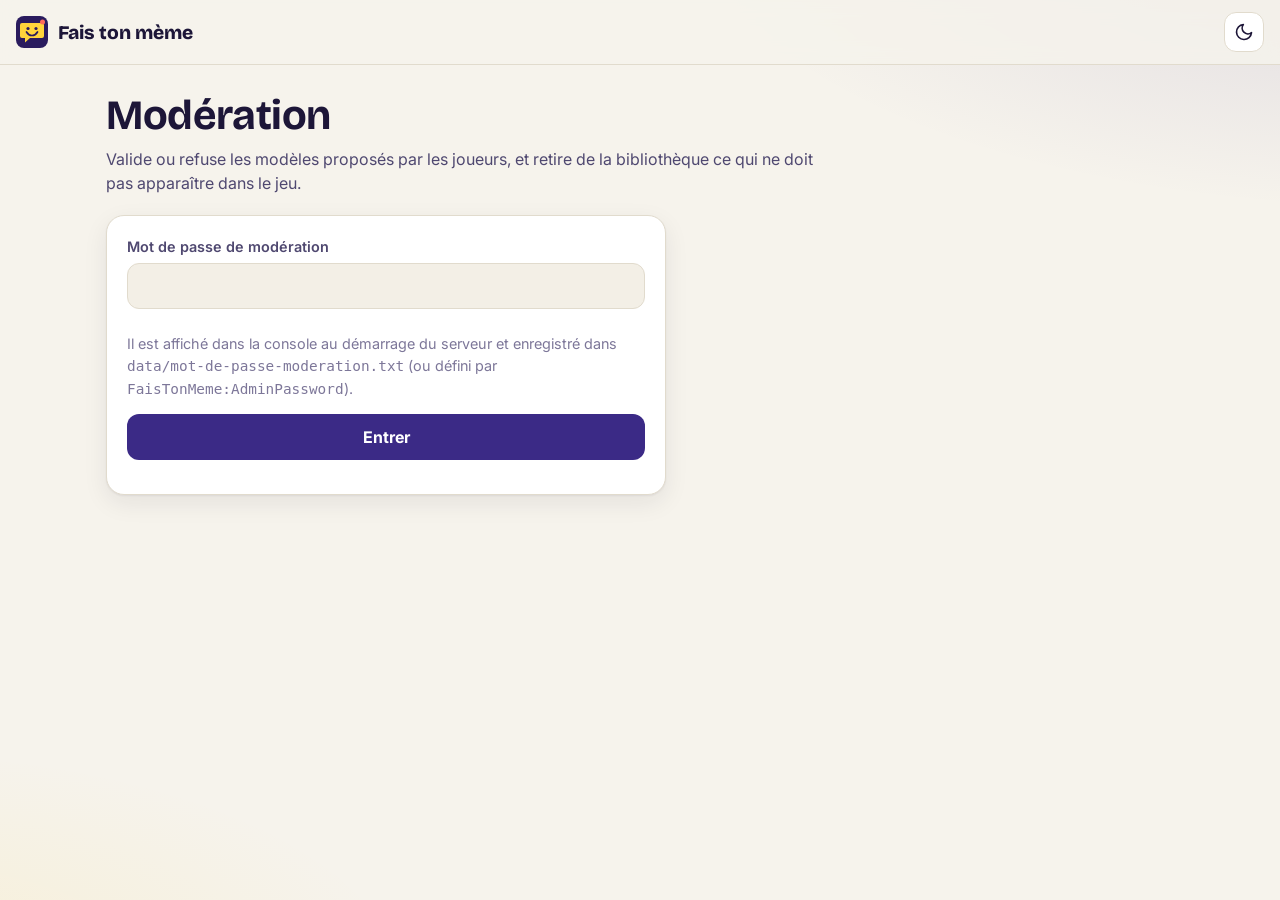
<file: FaisTonMeme.Web/wwwroot/moderation.html>
<!doctype html>
<html lang="fr">
<head>
  <meta charset="utf-8">
  <meta name="viewport" content="width=device-width, initial-scale=1, viewport-fit=cover">
  <meta name="robots" content="noindex">
  <title>Modération · Fais ton mème</title>
  <link rel="icon" href="favicon.svg" type="image/svg+xml">
  <link rel="preconnect" href="https://fonts.googleapis.com">
  <link rel="preconnect" href="https://fonts.gstatic.com" crossorigin>
  <link href="https://fonts.googleapis.com/css2?family=Anton&family=Bricolage+Grotesque:opsz,wght@12..96,600;12..96,800&family=Inter:wght@400;500;600;700&display=swap" rel="stylesheet">
  <link rel="stylesheet" href="css/app.css">
  <script src="js/theme.js"></script>
</head>
<body>
  <header class="topbar">
    <a class="brand" href="/"><img src="favicon.svg" alt="" width="32" height="32"><span>Fais ton mème</span></a>
    <div class="topbar-right"><button class="icon-btn" id="theme-toggle" type="button" aria-label="Changer de thème"></button></div>
  </header>
  <main>
    <div class="page-head">
      <h1>Modération</h1>
      <p>Valide ou refuse les modèles proposés par les joueurs, et retire de la bibliothèque ce qui ne doit pas apparaître dans le jeu.</p>
    </div>

    <form class="card form-card" id="login">
      <label class="field"><span>Mot de passe de modération</span>
        <input id="password" type="password" autocomplete="current-password" required>
      </label>
      <p class="hint">Il est affiché dans la console au démarrage du serveur et enregistré dans <code>data/mot-de-passe-moderation.txt</code>
        (ou défini par <code>FaisTonMeme:AdminPassword</code>).</p>
      <button class="btn btn-primary" type="submit">Entrer</button>
      <p class="error" id="login-error" role="alert"></p>
    </form>

    <div id="panel" hidden>
      <div class="tabs" id="tabs">
        <button class="btn btn-ghost" data-status="Pending" aria-pressed="true" type="button">En attente</button>
        <button class="btn btn-ghost" data-status="Approved" aria-pressed="false" type="button">Validés</button>
        <button class="btn btn-ghost" data-status="Rejected" aria-pressed="false" type="button">Refusés</button>
        <button class="btn btn-secondary" id="refresh" type="button">Mettre à jour les sources maintenant</button>
      </div>
      <div class="tiles" id="submissions"></div>

      <h2 class="section-title">Retirer un modèle de la bibliothèque</h2>
      <p class="hint">Un modèle retiré ne revient pas, même si la source le propose à nouveau.</p>
      <div class="filters">
        <input id="q" type="search" placeholder="Rechercher un modèle" aria-label="Rechercher">
        <select id="kind" aria-label="Type">
          <option value="">Tous les types</option><option value="Image">Images</option><option value="Gif">GIF</option><option value="Video">Vidéos</option>
        </select>
        <select id="source" aria-label="Source">
          <option value="">Toutes les sources</option><option value="imgflip">Imgflip</option><option value="memegen">memegen.link</option><option value="openverse">Openverse (photos CC)</option><option value="youtube">YouTube</option><option value="communaute">Communauté</option>
        </select>
      </div>
      <div class="tiles" id="library"></div>
    </div>
  </main>
  <div class="toast" id="toast" role="status" aria-live="polite"></div>
  <script type="module" src="js/moderation.js"></script>
</body>
</html>
</file>
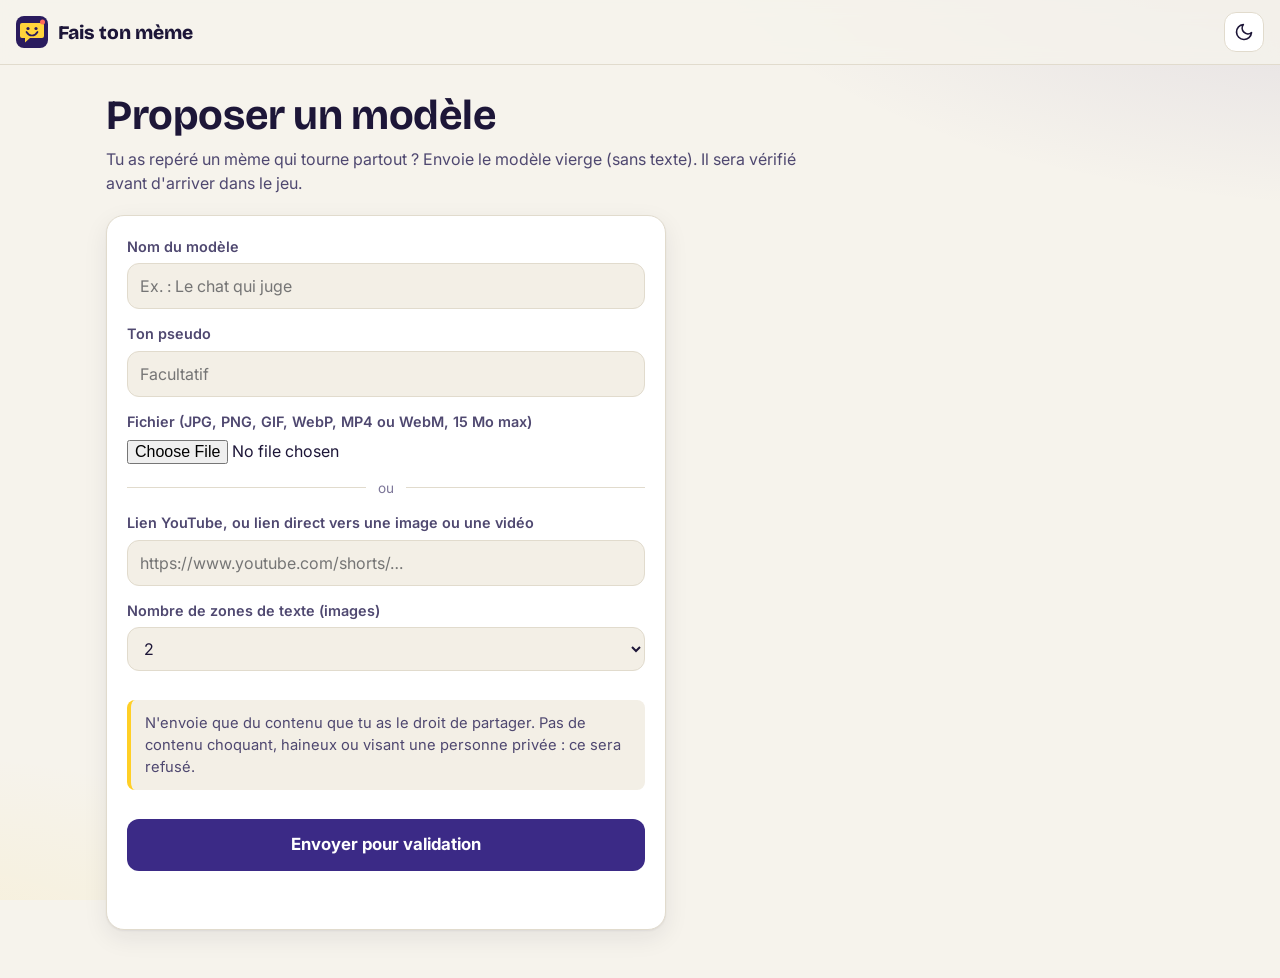
<file: FaisTonMeme.Web/wwwroot/proposer.html>
<!doctype html>
<html lang="fr">
<head>
  <meta charset="utf-8">
  <meta name="viewport" content="width=device-width, initial-scale=1, viewport-fit=cover">
  <title>Proposer un modèle · Fais ton mème</title>
  <link rel="icon" href="favicon.svg" type="image/svg+xml">
  <link rel="preconnect" href="https://fonts.googleapis.com">
  <link rel="preconnect" href="https://fonts.gstatic.com" crossorigin>
  <link href="https://fonts.googleapis.com/css2?family=Anton&family=Bricolage+Grotesque:opsz,wght@12..96,600;12..96,800&family=Inter:wght@400;500;600;700&display=swap" rel="stylesheet">
  <link rel="stylesheet" href="css/app.css">
  <script src="js/theme.js"></script>
</head>
<body>
  <header class="topbar">
    <a class="brand" href="/"><img src="favicon.svg" alt="" width="32" height="32"><span>Fais ton mème</span></a>
    <div class="topbar-right"><button class="icon-btn" id="theme-toggle" type="button" aria-label="Changer de thème"></button></div>
  </header>
  <main>
    <div class="page-head">
      <h1>Proposer un modèle</h1>
      <p>Tu as repéré un mème qui tourne partout ? Envoie le modèle vierge (sans texte). Il sera vérifié avant d'arriver dans le jeu.</p>
    </div>

    <form class="card form-card" id="form">
      <label class="field"><span>Nom du modèle</span>
        <input name="title" maxlength="80" required placeholder="Ex. : Le chat qui juge">
      </label>
      <label class="field"><span>Ton pseudo</span>
        <input name="name" maxlength="24" placeholder="Facultatif">
      </label>
      <label class="field"><span>Fichier (JPG, PNG, GIF, WebP, MP4 ou WebM, 15 Mo max)</span>
        <input name="file" type="file" accept="image/jpeg,image/png,image/gif,image/webp,video/mp4,video/webm">
      </label>
      <div class="divider"><span>ou</span></div>
      <label class="field"><span>Lien YouTube, ou lien direct vers une image ou une vidéo</span>
        <input name="url" type="url" inputmode="url" placeholder="https://www.youtube.com/shorts/…">
      </label>
      <label class="field"><span>Nombre de zones de texte (images)</span>
        <select name="boxCount"><option>1</option><option selected>2</option><option>3</option><option>4</option></select>
      </label>
      <p class="notice">N'envoie que du contenu que tu as le droit de partager. Pas de contenu choquant, haineux ou
        visant une personne privée : ce sera refusé.</p>
      <button class="btn btn-primary btn-lg" type="submit">Envoyer pour validation</button>
      <p class="error" id="error" role="alert"></p>
      <p class="hint" id="ok" role="status"></p>
    </form>
  </main>
  <script type="module">
    const form = document.getElementById('form');
    const err = document.getElementById('error');
    const ok = document.getElementById('ok');
    try { form.elements.name.value =localStorage.getItem('faistonmeme-name') ?? ''; } catch { /* ignoré */ }

    form.addEventListener('submit', async (e) => {
      e.preventDefault();
      err.textContent = ok.textContent = '';
      const data = new FormData(form);
      if (!form.file.files.length) data.delete('file');
      if (!data.has('file') && !form.url.value.trim()) { err.textContent = 'Ajoute un fichier ou un lien.'; return; }
      const btn = form.querySelector('button');
      btn.disabled = true;
      try {
        const res = await fetch('/api/submissions', { method: 'POST', body: data });
        if (res.status === 429) throw new Error('Trop de propositions d\'affilée. Réessaie dans quelques minutes.');
        const json = await res.json().catch(() => ({}));
        if (!res.ok) throw new Error(json.error || 'Envoi impossible.');
        form.reset();
        ok.textContent = 'Merci ! Ta proposition sera vérifiée avant d\'apparaître dans le jeu.';
      } catch (ex) {
        err.textContent = ex.message;
      } finally {
        btn.disabled = false;
      }
    });
  </script>
</body>
</html>
</file>
<file: FaisTonMeme.Web/wwwroot/css/app.css>
/* ===== Fais ton mème : thème ===== */
:root {
  --bg: #f6f3ec;
  --bg-2: #ece7dc;
  --surface: #ffffff;
  --surface-2: #f3efe6;
  --ink: #1d1638;
  --ink-2: #4f4870;
  --muted: #7d7799;
  --line: #e1dbcd;
  --brand: #3b2a86;
  --brand-ink: #ffffff;
  --accent: #ffcf26;
  --accent-ink: #1d1638;
  --coral: #ff6b5b;
  --ok: #1f9d6b;
  --danger: #d7353f;
  --shadow: 0 1px 2px rgb(29 22 56 / .06), 0 8px 24px rgb(29 22 56 / .08);
  --radius: 18px;
  --radius-sm: 12px;
  --font: "Inter", system-ui, -apple-system, "Segoe UI", Roboto, sans-serif;
  --display: "Bricolage Grotesque", var(--font);
  --meme: "Anton", Impact, "Arial Black", sans-serif;
  color-scheme: light;
}

@media (prefers-color-scheme: dark) {
  :root:not([data-theme="light"]) {
    --bg: #120d26;
    --bg-2: #1a1336;
    --surface: #1e173d;
    --surface-2: #271f4d;
    --ink: #f4f1ff;
    --ink-2: #cdc6ec;
    --muted: #9790bb;
    --line: #342b62;
    --brand: #8b74ff;
    --brand-ink: #120d26;
    --accent: #ffd43b;
    --accent-ink: #120d26;
    --shadow: 0 1px 2px rgb(0 0 0 / .3), 0 10px 30px rgb(0 0 0 / .35);
    color-scheme: dark;
  }
}
:root[data-theme="dark"] {
  --bg: #120d26;
  --bg-2: #1a1336;
  --surface: #1e173d;
  --surface-2: #271f4d;
  --ink: #f4f1ff;
  --ink-2: #cdc6ec;
  --muted: #9790bb;
  --line: #342b62;
  --brand: #8b74ff;
  --brand-ink: #120d26;
  --accent: #ffd43b;
  --accent-ink: #120d26;
  --shadow: 0 1px 2px rgb(0 0 0 / .3), 0 10px 30px rgb(0 0 0 / .35);
  color-scheme: dark;
}

/* ===== Base ===== */
*, *::before, *::after { box-sizing: border-box; }
html { -webkit-text-size-adjust: 100%; }
body {
  margin: 0;
  min-height: 100dvh;
  background:
    radial-gradient(1200px 500px at 110% -10%, color-mix(in srgb, var(--brand) 14%, transparent), transparent 60%),
    radial-gradient(900px 400px at -10% 110%, color-mix(in srgb, var(--accent) 12%, transparent), transparent 60%),
    var(--bg);
  background-attachment: fixed;
  color: var(--ink);
  font: 16px/1.5 var(--font);
}
[hidden] { display: none !important; }
a { color: var(--brand); }
h1, h2, h3 { font-family: var(--display); line-height: 1.1; margin: 0; letter-spacing: -.01em; }
h2 { font-size: 1.5rem; }
img, video, iframe { display: block; max-width: 100%; }
button, input, select { font: inherit; color: inherit; }

/* ===== Barre du haut ===== */
.topbar {
  position: sticky; top: 0; z-index: 10;
  display: flex; align-items: center; justify-content: space-between; gap: 12px;
  padding: 12px max(16px, env(safe-area-inset-left));
  background: color-mix(in srgb, var(--bg) 82%, transparent);
  backdrop-filter: blur(10px);
  border-bottom: 1px solid var(--line);
}
.brand { display: flex; align-items: center; gap: 10px; color: var(--ink); text-decoration: none; font: 800 1.2rem var(--display); }
.topbar-right { display: flex; align-items: center; gap: 10px; }
.icon-btn {
  width: 40px; height: 40px; display: grid; place-items: center;
  border: 1px solid var(--line); border-radius: 12px; background: var(--surface); cursor: pointer;
}
.icon-btn:hover { border-color: var(--brand); }
.chip {
  font: 700 .85rem var(--font); letter-spacing: .12em;
  padding: 6px 10px; border-radius: 999px; background: var(--surface-2); border: 1px solid var(--line);
}

main { width: min(1100px, 100%); margin: 0 auto; padding: 20px 16px 48px; }
.screen { animation: enter .25s ease-out; }
@keyframes enter { from { opacity: 0; transform: translateY(6px); } }

/* ===== Composants ===== */
.card {
  background: var(--surface); border: 1px solid var(--line); border-radius: var(--radius);
  box-shadow: var(--shadow); padding: 20px;
}
.btn {
  display: inline-flex; align-items: center; justify-content: center; gap: 8px;
  min-height: 44px; padding: 10px 18px; border-radius: var(--radius-sm);
  border: 1px solid transparent; font-weight: 700; cursor: pointer; text-decoration: none;
  transition: transform .08s ease, background-color .15s, border-color .15s;
}
.btn:active { transform: translateY(1px) scale(.99); }
.btn:disabled { opacity: .5; cursor: not-allowed; }
.btn-lg { min-height: 52px; font-size: 1.05rem; }
.btn-primary { background: var(--brand); color: var(--brand-ink); }
.btn-primary:hover:not(:disabled) { background: color-mix(in srgb, var(--brand) 88%, var(--ink)); }
.btn-secondary { background: var(--accent); color: var(--accent-ink); }
.btn-secondary:hover:not(:disabled) { background: color-mix(in srgb, var(--accent) 85%, var(--ink)); }
.btn-ghost { background: transparent; border-color: var(--line); color: var(--ink-2); }
.btn-ghost:hover { border-color: var(--brand); color: var(--ink); }
.btn-danger { background: var(--danger); color: #fff; }
.btn-ok { background: var(--ok); color: #fff; }

.field { display: grid; gap: 6px; }
.field > span { font-weight: 600; font-size: .9rem; color: var(--ink-2); }
input:not([type=checkbox]):not([type=file]), select, textarea {
  width: 100%; min-height: 44px; padding: 10px 12px;
  background: var(--surface-2); border: 1px solid var(--line); border-radius: var(--radius-sm);
  outline: none;
}
input:focus, select:focus, textarea:focus { border-color: var(--brand); box-shadow: 0 0 0 3px color-mix(in srgb, var(--brand) 25%, transparent); }
.check { display: inline-flex; align-items: center; gap: 8px; cursor: pointer; }
.check input { width: 18px; height: 18px; accent-color: var(--brand); }

.eyebrow { margin: 0 0 4px; font-size: .78rem; font-weight: 700; letter-spacing: .14em; text-transform: uppercase; color: var(--muted); }
.section-title { font-size: 1.15rem; margin: 20px 0 12px; display: flex; gap: 8px; align-items: baseline; }
.card > .section-title:first-child { margin-top: 0; }
.muted { color: var(--muted); font-weight: 500; }
.hint { color: var(--muted); font-size: .9rem; margin: 10px 0 0; }
.center { text-align: center; }
.error { color: var(--danger); font-weight: 600; min-height: 1.5em; margin: 10px 0 0; }
.error:empty { min-height: 0; margin: 0; }
.accent { color: var(--brand); }

.toast {
  position: fixed; left: 50%; bottom: 24px; transform: translate(-50%, 20px);
  padding: 12px 18px; border-radius: 12px; background: var(--ink); color: var(--bg);
  font-weight: 600; opacity: 0; pointer-events: none; transition: .2s; z-index: 50; max-width: calc(100% - 32px);
}
.toast.show { opacity: 1; transform: translate(-50%, 0); }

/* ===== Accueil ===== */
.hero { text-align: center; margin: 24px auto 28px; max-width: 640px; }
.hero h1 { font-size: clamp(2.2rem, 7vw, 3.6rem); font-weight: 800; }
.lead { color: var(--ink-2); font-size: 1.05rem; margin: 16px 0 0; }
.home-card { max-width: 440px; margin: 0 auto; display: grid; gap: 14px; }
.divider { display: flex; align-items: center; gap: 12px; color: var(--muted); font-size: .85rem; }
.divider::before, .divider::after { content: ""; flex: 1; height: 1px; background: var(--line); }
.join-row { display: grid; grid-template-columns: 1fr auto; gap: 10px; }
.join-row input { text-transform: uppercase; letter-spacing: .3em; font-weight: 800; text-align: center; }
.home-links { display: flex; justify-content: center; gap: 24px; margin-top: 24px; flex-wrap: wrap; }
.home-links a { font-weight: 600; }

/* ===== Salon ===== */
.lobby-grid { display: grid; gap: 16px; grid-template-columns: 1fr; }
@media (min-width: 820px) { .lobby-grid { grid-template-columns: 1fr 1fr; } }
.room-code { font: 800 clamp(3rem, 14vw, 4.5rem)/1 var(--display); letter-spacing: .12em; margin: 4px 0 12px; color: var(--brand); }
.player-list, .progress-list, .scoreboard { list-style: none; margin: 0; padding: 0; display: grid; gap: 8px; }
.player {
  display: flex; align-items: center; gap: 10px; padding: 8px 10px;
  border-radius: var(--radius-sm); background: var(--surface-2);
}
.player.offline { opacity: .5; }
.avatar {
  flex: none; width: 34px; height: 34px; border-radius: 50%; display: grid; place-items: center;
  font: 800 .9rem var(--display); color: #fff;
}
.player .name { flex: 1; font-weight: 600; min-width: 0; overflow: hidden; text-overflow: ellipsis; white-space: nowrap; }
.tag { font-size: .72rem; font-weight: 700; padding: 3px 8px; border-radius: 999px; background: var(--accent); color: var(--accent-ink); white-space: nowrap; }
.tag.you { background: var(--brand); color: var(--brand-ink); }
.tag.done { background: var(--ok); color: #fff; }
.tag.off { background: var(--line); color: var(--ink-2); }
.settings { display: grid; gap: 12px; grid-template-columns: 1fr 1fr; }
.settings .kinds { grid-column: 1 / -1; }
.kinds { border: 1px solid var(--line); border-radius: var(--radius-sm); padding: 10px 14px; display: flex; flex-wrap: wrap; gap: 8px 18px; margin: 0; }
.kinds legend { font-weight: 600; font-size: .9rem; color: var(--ink-2); padding: 0 4px; }
#btn-start { width: 100%; margin-top: 16px; }
.leave { margin: 20px auto 0; display: flex; }
@media (max-width: 480px) { .settings { grid-template-columns: 1fr; } }

/* ===== Barre de phase et chrono ===== */
.phase-bar { display: flex; align-items: center; justify-content: space-between; gap: 16px; margin-bottom: 16px; }
.timer { position: relative; width: 64px; height: 64px; flex: none; }
.timer svg { width: 100%; height: 100%; transform: rotate(-90deg); }
.timer circle { fill: none; stroke: var(--line); stroke-width: 3.2; }
.timer .timer-fill { stroke: var(--brand); stroke-linecap: round; stroke-dasharray: 100.5; transition: stroke-dashoffset .25s linear, stroke .3s; }
.timer.low .timer-fill { stroke: var(--coral); }
.timer span { position: absolute; inset: 0; display: grid; place-items: center; font: 800 1.2rem var(--display); }

/* ===== Mème ===== */
.stage { display: grid; justify-items: center; align-content: start; gap: 8px; }
.meme {
  position: relative; container-type: inline-size; width: 100%; max-width: 560px;
  border-radius: 14px; overflow: hidden; background: #000; box-shadow: var(--shadow);
  user-select: none; -webkit-user-select: none;
}
.meme-media { width: 100%; height: auto; max-height: 64dvh; object-fit: contain; margin: 0 auto; }
.meme.video .meme-media { aspect-ratio: auto; }
.meme.youtube { max-width: 360px; }
.meme.youtube iframe { width: 100%; aspect-ratio: 9 / 16; max-height: 64dvh; border: 0; }
.meme-text {
  position: absolute; width: 92%; transform: translate(-50%, -50%);
  font: 400 clamp(14px, 8.5cqw, 52px)/1.05 var(--meme); text-transform: uppercase; text-align: center;
  color: #fff; overflow-wrap: anywhere; letter-spacing: .01em;
  -webkit-text-stroke: max(1.5px, .45cqw) #000; paint-order: stroke fill;
  text-shadow: 0 0 .6cqw rgb(0 0 0 / .6);
  pointer-events: none;
}
.meme.editable .meme-text { pointer-events: auto; cursor: grab; touch-action: none; min-height: 1.1em; }
.meme.editable .meme-text:empty::before, .meme.editable .meme-text.placeholder { opacity: .55; }
.meme.editable .meme-text.dragging { cursor: grabbing; outline: 2px dashed var(--accent); outline-offset: 4px; }
.meme-bar {
  background: #fff; color: #111; padding: 3.5cqw 4cqw; text-align: center;
  font: 700 clamp(14px, 5.5cqw, 30px)/1.2 var(--font); overflow-wrap: anywhere; min-height: 1.2em;
}
.meme-bar.placeholder { color: #999; }
.credit { font-size: .8rem; color: var(--muted); display: flex; gap: 8px; align-items: center; flex-wrap: wrap; justify-content: center; text-align: center; }
.credit a { color: inherit; }
.badge-new { font-size: .7rem; font-weight: 800; letter-spacing: .06em; text-transform: uppercase; padding: 2px 8px; border-radius: 999px; background: var(--coral); color: #fff; }
.powered { font-weight: 700; }

/* ===== Éditeur ===== */
.caption-grid { display: grid; gap: 16px; }
@media (min-width: 900px) { .caption-grid { grid-template-columns: 1.3fr 1fr; align-items: start; } }
.editor { display: grid; gap: 12px; }
.caption-inputs { display: grid; gap: 10px; }
.caption-inputs label span { font-size: .85rem; }
.editor-actions { display: grid; grid-template-columns: 1fr 1fr; gap: 10px; }
.editor.submitted { border-color: var(--ok); }
.progress-list { grid-template-columns: repeat(auto-fill, minmax(150px, 1fr)); margin-top: 6px; }
.progress-list .player { padding: 6px 8px; font-size: .9rem; }
.progress-list .avatar { width: 26px; height: 26px; font-size: .75rem; }

/* ===== Vote ===== */
.vote-layout { display: grid; gap: 16px; }
@media (min-width: 900px) { .vote-layout { grid-template-columns: 1.3fr 1fr; align-items: center; } }
.vote-buttons { display: grid; grid-template-columns: repeat(3, 1fr); gap: 10px; }
.vote-btn {
  display: grid; gap: 2px; padding: 16px 8px; border-radius: var(--radius);
  border: 2px solid var(--line); background: var(--surface); cursor: pointer; box-shadow: var(--shadow);
  transition: transform .1s, border-color .15s, background-color .15s;
}
.vote-btn strong { font: 800 1.1rem var(--display); }
.vote-btn span { font-size: .8rem; color: var(--muted); }
.vote-btn:hover:not(:disabled) { border-color: var(--brand); transform: translateY(-2px); }
.vote-btn.selected { background: var(--brand); border-color: var(--brand); color: var(--brand-ink); }
.vote-btn.selected span { color: inherit; opacity: .8; }
.vote-btn:disabled:not(.selected) { opacity: .45; cursor: default; }
.vote-btn[data-score="3"]:not(.selected) { border-color: color-mix(in srgb, var(--accent) 70%, var(--line)); }
.mine-note { text-align: center; font: 700 1.2rem var(--display); color: var(--brand); }

/* ===== Résultats ===== */
.results-grid { display: grid; gap: 16px; grid-template-columns: repeat(auto-fill, minmax(260px, 1fr)); margin-bottom: 16px; }
.result { display: grid; gap: 8px; align-content: start; }
.result .meme { max-width: none; }
.result-meta { display: flex; align-items: center; gap: 8px; }
.result-meta .name { flex: 1; font-weight: 700; }
.points { font: 800 1.1rem var(--display); color: var(--brand); }
.result.best .meme { outline: 3px solid var(--accent); outline-offset: 3px; }
.scoreboard li { display: flex; align-items: center; gap: 10px; padding: 8px 10px; border-radius: var(--radius-sm); background: var(--surface-2); }
.scoreboard .rank { width: 28px; font: 800 1.1rem var(--display); color: var(--muted); text-align: center; }
.scoreboard .name { flex: 1; font-weight: 600; }
.scoreboard .me { outline: 2px solid var(--brand); }

/* ===== Fin ===== */
.final-title { text-align: center; font-size: clamp(1.8rem, 6vw, 2.8rem); margin: 12px 0 24px; }
.podium { display: grid; grid-template-columns: repeat(3, 1fr); align-items: end; gap: 10px; max-width: 560px; margin: 0 auto 24px; }
.step { display: grid; justify-items: center; gap: 8px; text-align: center; }
.step .avatar { width: 56px; height: 56px; font-size: 1.3rem; }
.step .name { font-weight: 700; max-width: 100%; overflow: hidden; text-overflow: ellipsis; white-space: nowrap; }
.step .block {
  width: 100%; border-radius: 14px 14px 0 0; display: grid; place-items: center;
  font: 800 2rem var(--display); color: var(--accent-ink);
}
.step.p1 .block { height: 150px; background: var(--accent); }
.step.p2 .block { height: 110px; background: color-mix(in srgb, var(--brand) 35%, var(--surface)); color: var(--ink); }
.step.p3 .block { height: 80px; background: color-mix(in srgb, var(--coral) 45%, var(--surface)); color: var(--ink); }
.step.p1 { order: 2; } .step.p2 { order: 1; } .step.p3 { order: 3; }
.final-actions { display: grid; gap: 10px; max-width: 360px; margin: 24px auto 0; }

/* ===== Pages annexes (bibliothèque, proposition, modération) ===== */
.page-head { margin: 8px 0 20px; }
.page-head h1 { font-size: clamp(1.8rem, 5vw, 2.6rem); }
.page-head p { color: var(--ink-2); margin: 8px 0 0; max-width: 720px; }
.sources { display: grid; gap: 12px; grid-template-columns: repeat(auto-fill, minmax(220px, 1fr)); margin-bottom: 20px; }
.source-card { padding: 16px; }
.source-card h3 { font-size: 1.05rem; display: flex; justify-content: space-between; gap: 8px; align-items: center; }
.source-card p { margin: 6px 0 0; font-size: .88rem; color: var(--ink-2); }
.dot { width: 10px; height: 10px; border-radius: 50%; background: var(--muted); flex: none; }
.dot.ok { background: var(--ok); } .dot.ko { background: var(--danger); }
.filters { display: grid; gap: 10px; grid-template-columns: 2fr 1fr 1fr; margin-bottom: 16px; }
@media (max-width: 640px) { .filters { grid-template-columns: 1fr 1fr; } .filters input { grid-column: 1 / -1; } }
.tiles { display: grid; gap: 12px; grid-template-columns: repeat(auto-fill, minmax(160px, 1fr)); }
.tile { background: var(--surface); border: 1px solid var(--line); border-radius: 14px; overflow: hidden; display: grid; grid-template-rows: auto 1fr; }
.tile .thumb { position: relative; aspect-ratio: 1; background: var(--surface-2); }
.tile .thumb img, .tile .thumb video { width: 100%; height: 100%; object-fit: cover; }
.tile .thumb .badge-new, .tile .thumb .kind { position: absolute; top: 8px; }
.tile .thumb .badge-new { left: 8px; }
.tile .thumb .kind { right: 8px; font-size: .7rem; font-weight: 700; padding: 2px 8px; border-radius: 999px; background: rgb(0 0 0 / .65); color: #fff; }
.tile .info { padding: 10px; display: grid; gap: 4px; font-size: .85rem; }
.tile .info strong { font-size: .9rem; line-height: 1.25; overflow: hidden; display: -webkit-box; -webkit-line-clamp: 2; -webkit-box-orient: vertical; }
.tile .info span { color: var(--muted); }
.tile .actions { display: flex; gap: 8px; padding: 0 10px 10px; }
.tile .actions .btn { flex: 1; min-height: 36px; padding: 6px 10px; font-size: .85rem; }
.form-card { max-width: 560px; display: grid; gap: 14px; }
.tabs { display: flex; gap: 8px; flex-wrap: wrap; margin-bottom: 16px; }
.tabs button { border-radius: 999px; }
.tabs button[aria-pressed="true"] { background: var(--brand); color: var(--brand-ink); border-color: var(--brand); }
.empty { color: var(--muted); text-align: center; padding: 32px 16px; }
.notice { border-left: 4px solid var(--accent); padding: 12px 14px; background: var(--surface-2); border-radius: 8px; color: var(--ink-2); font-size: .92rem; }

@media (prefers-reduced-motion: reduce) {
  *, *::before, *::after { animation: none !important; transition: none !important; }
}
</file>
